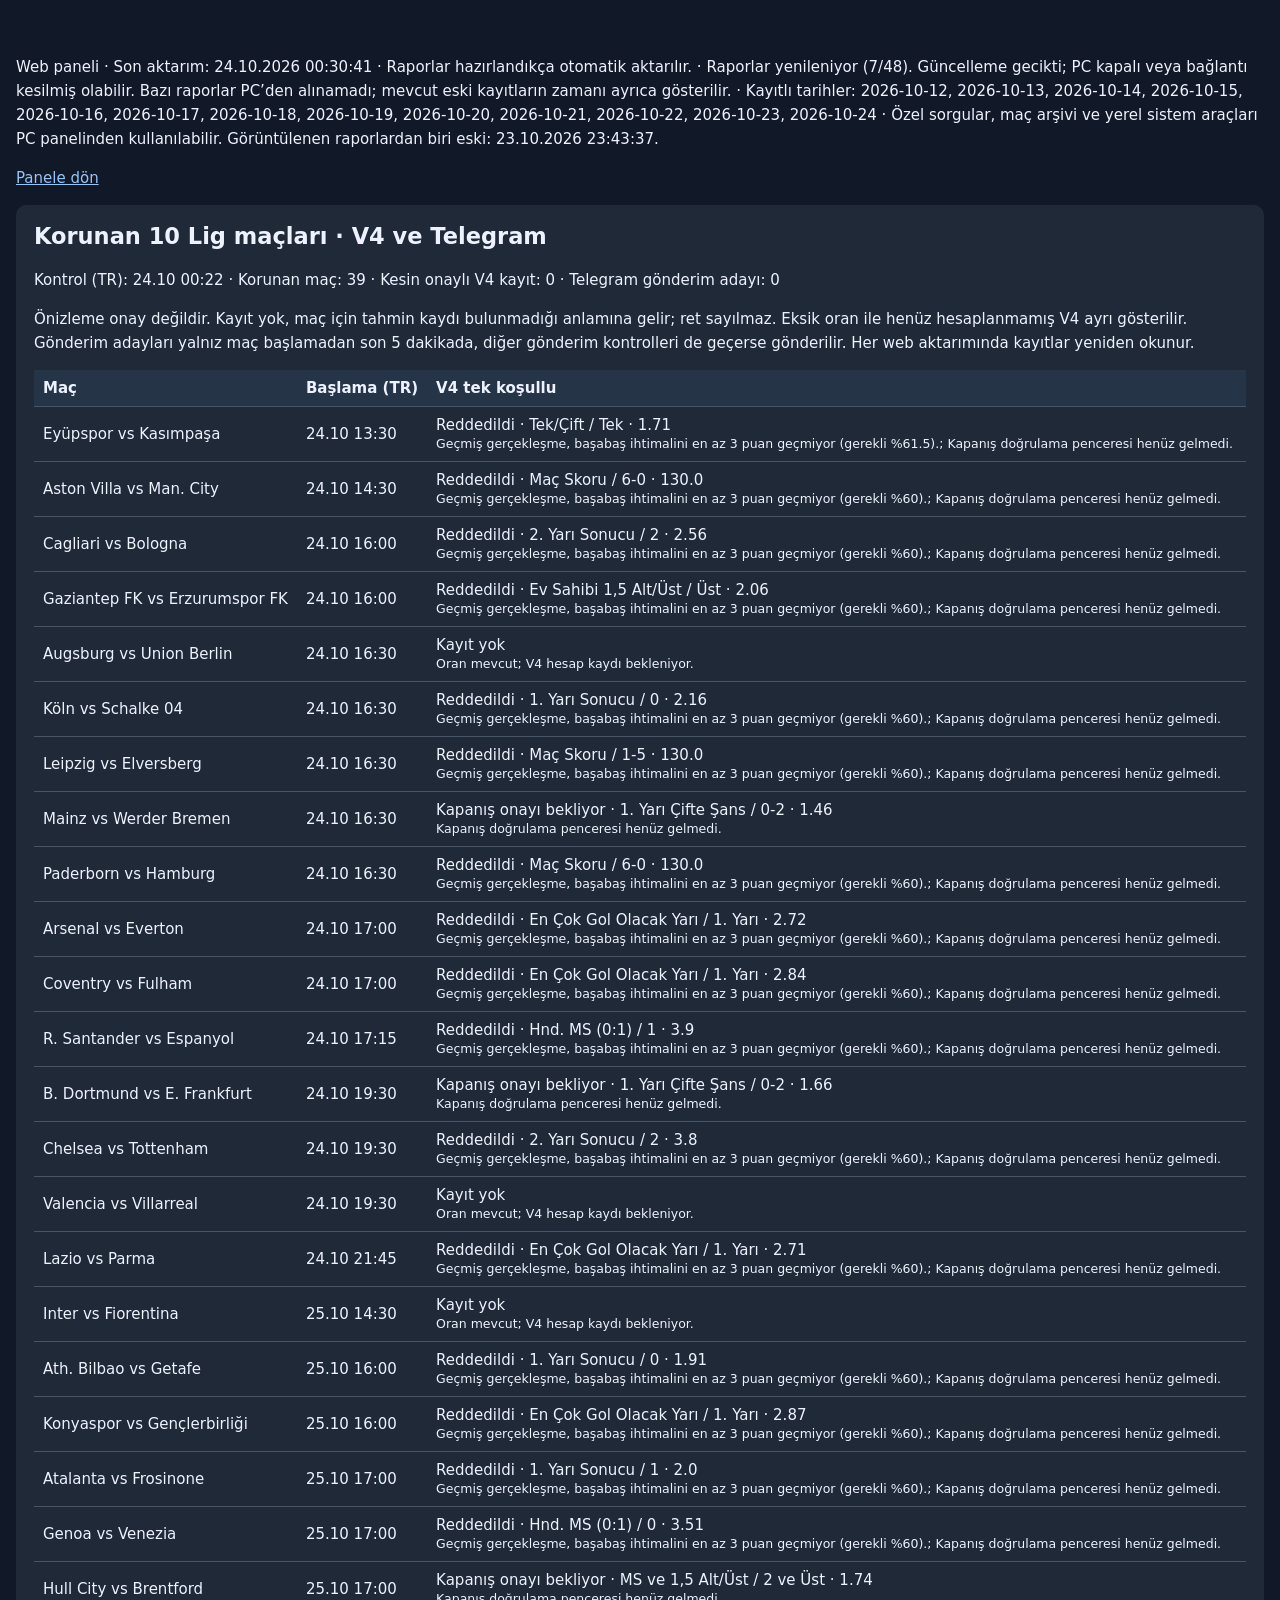
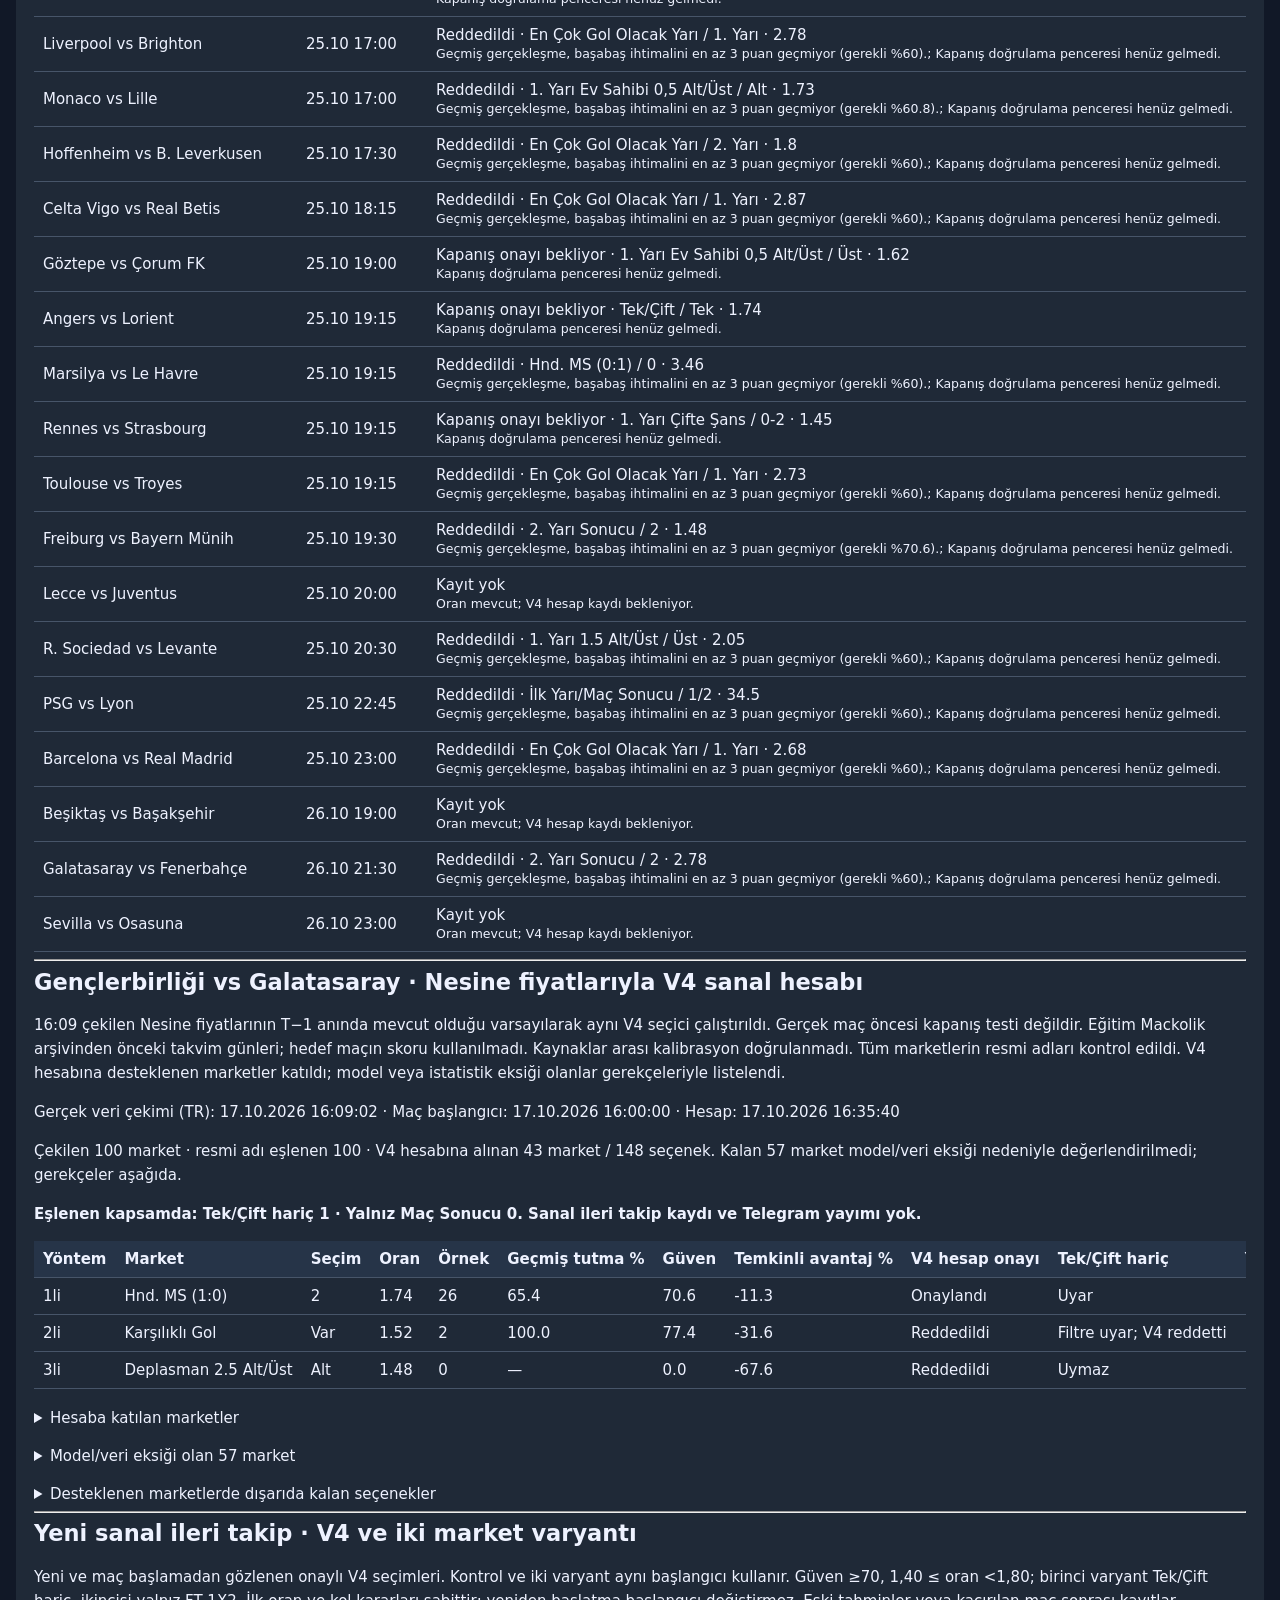
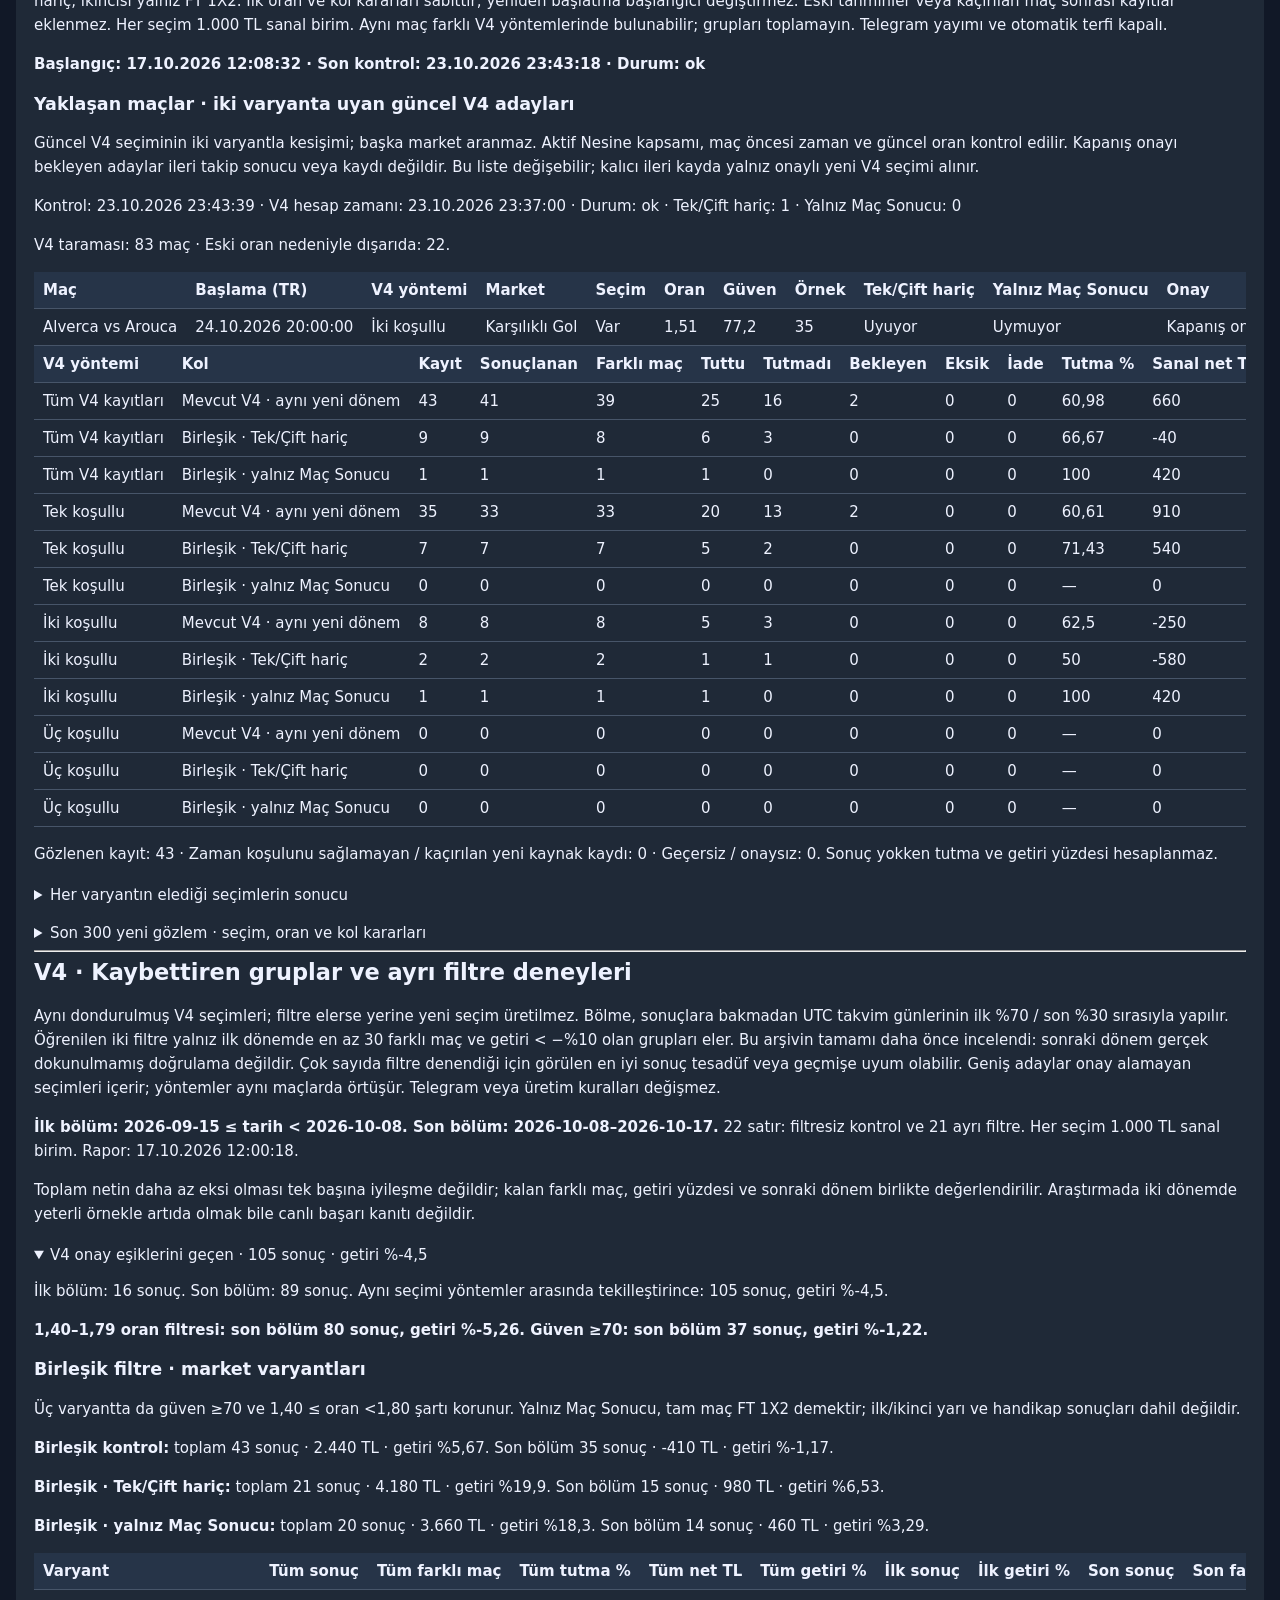
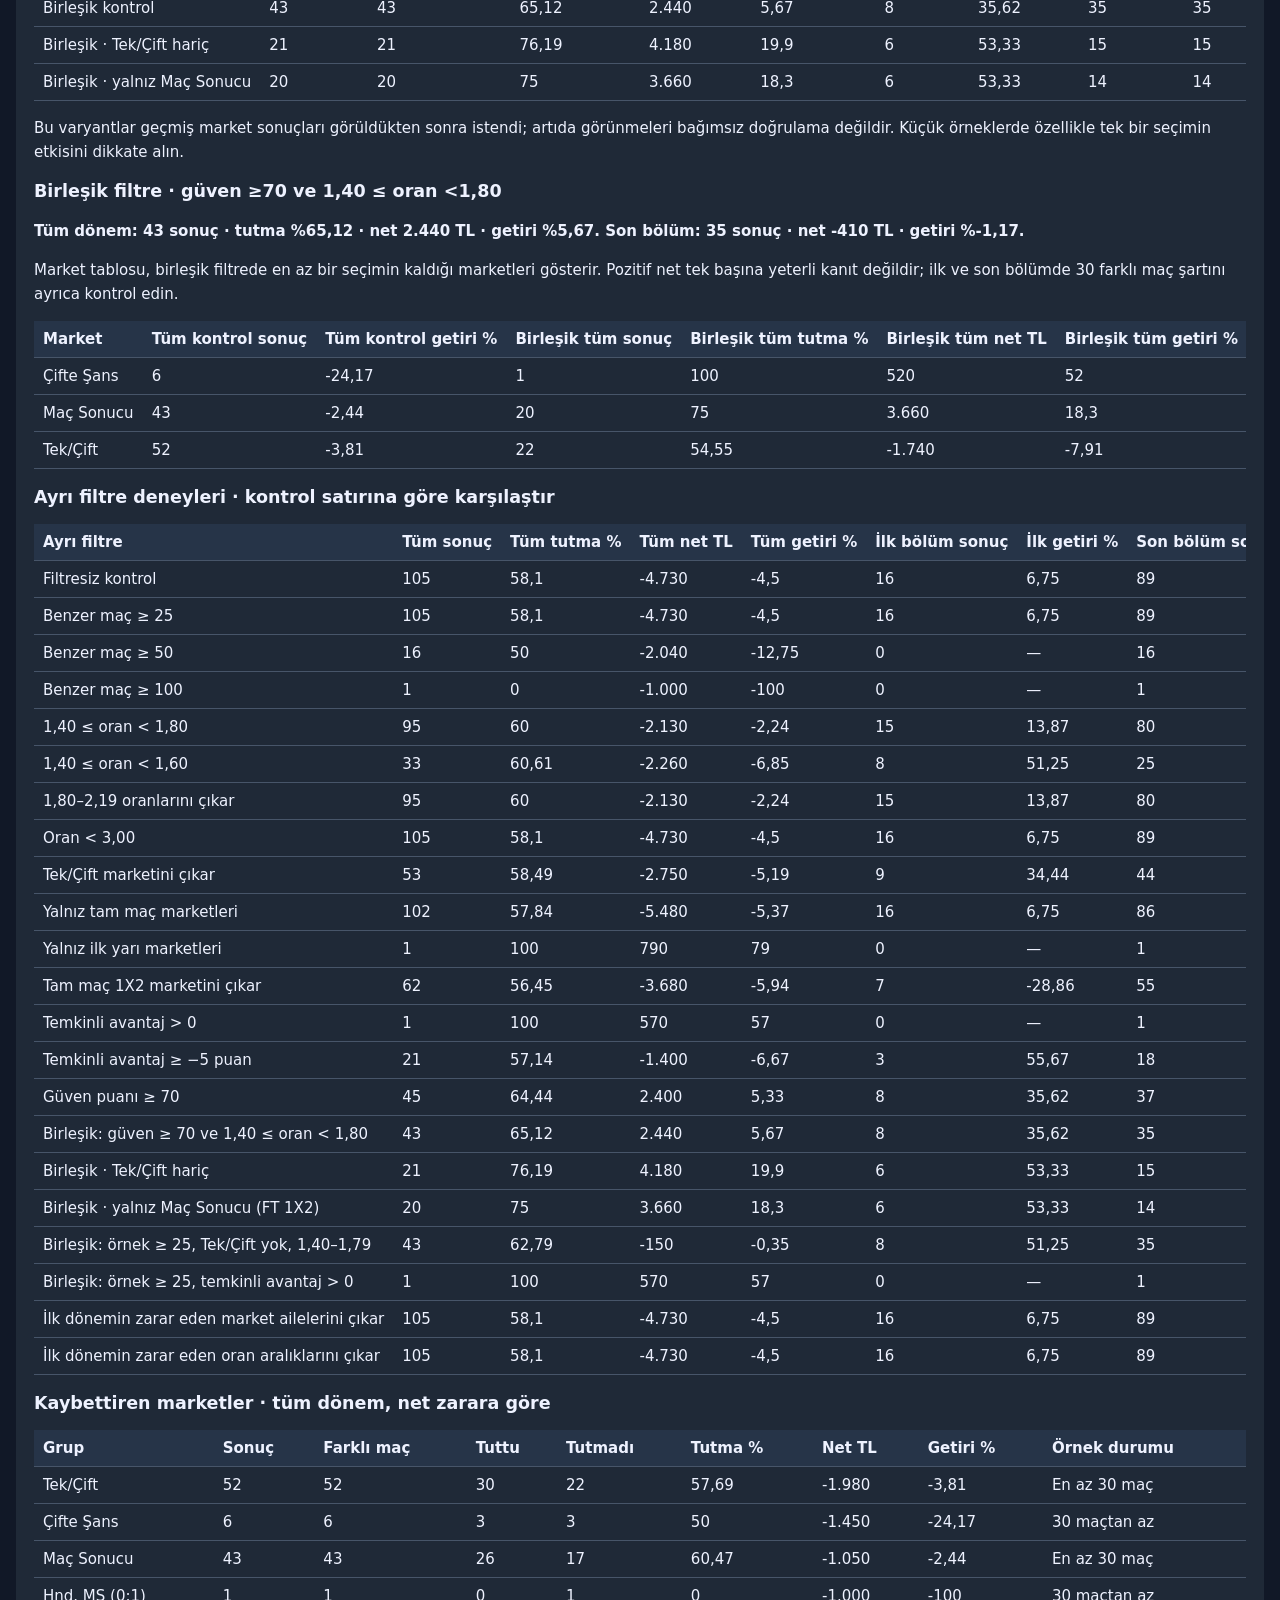
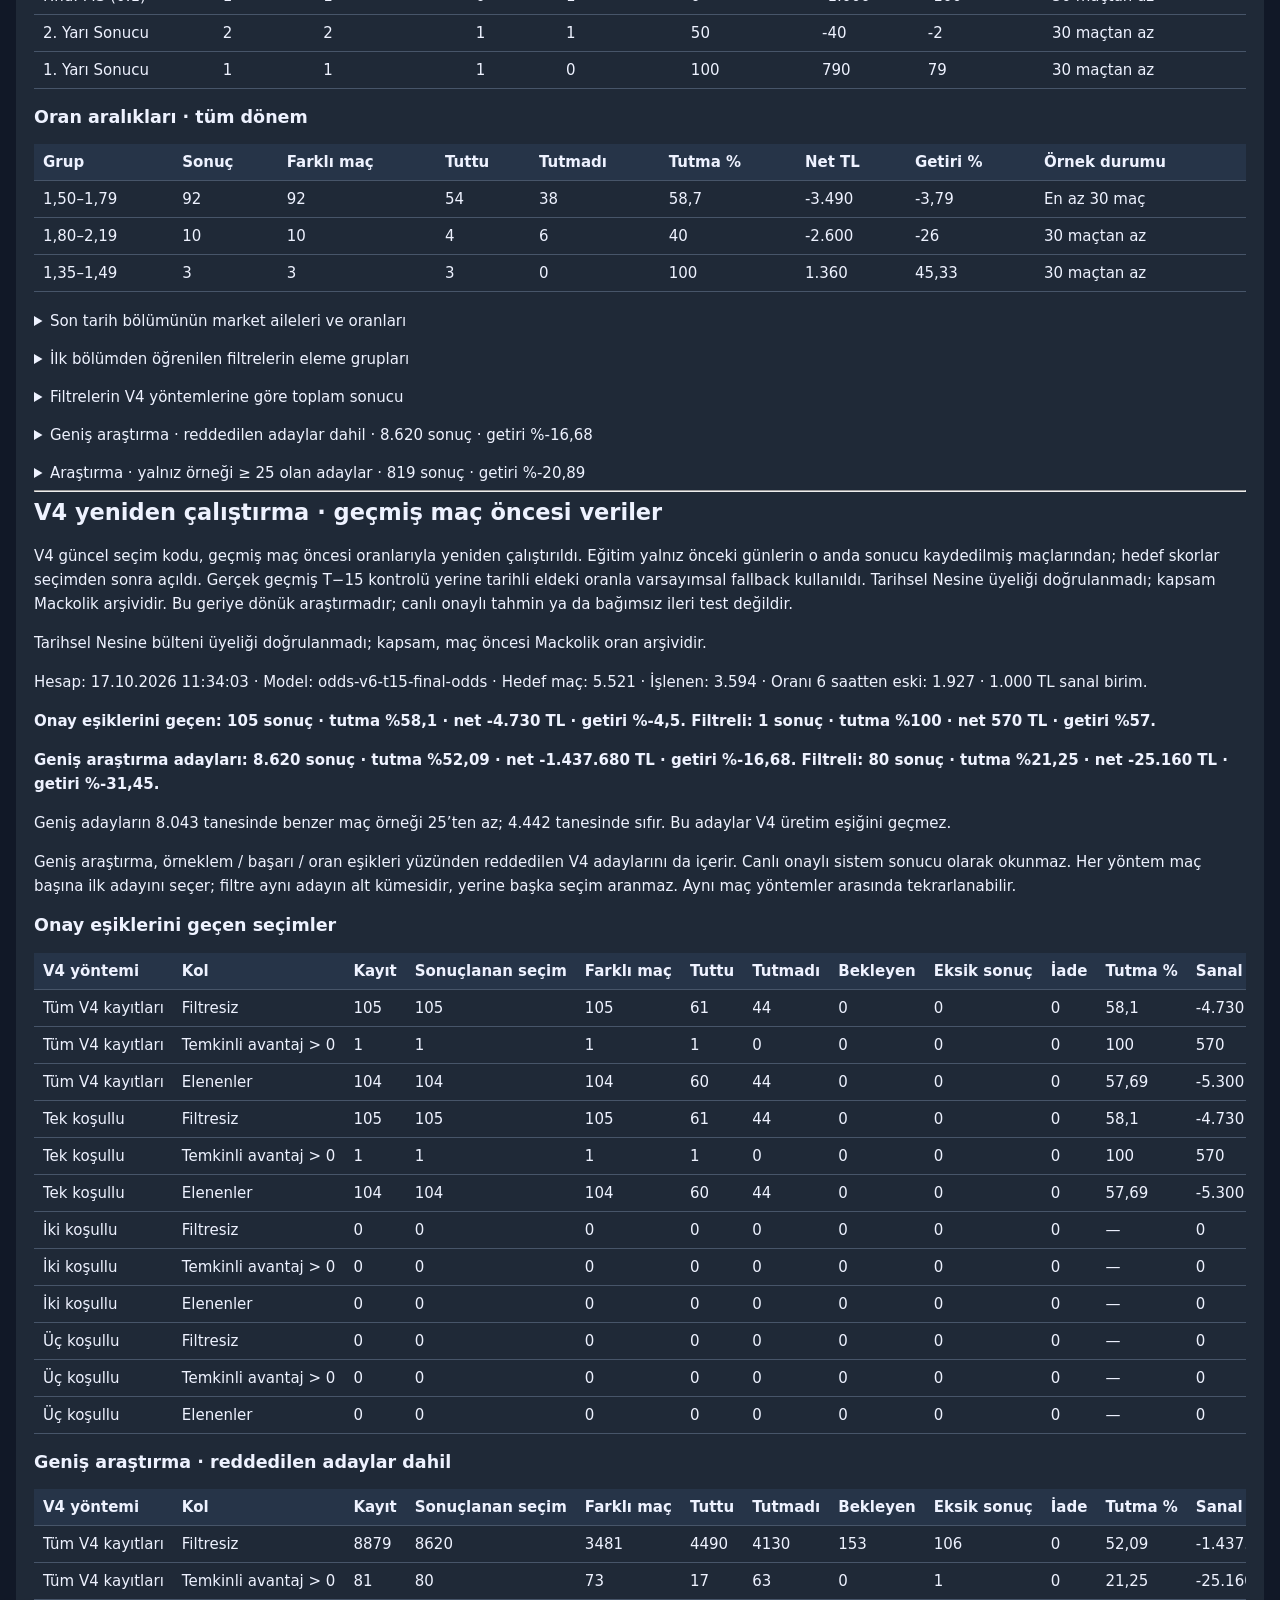
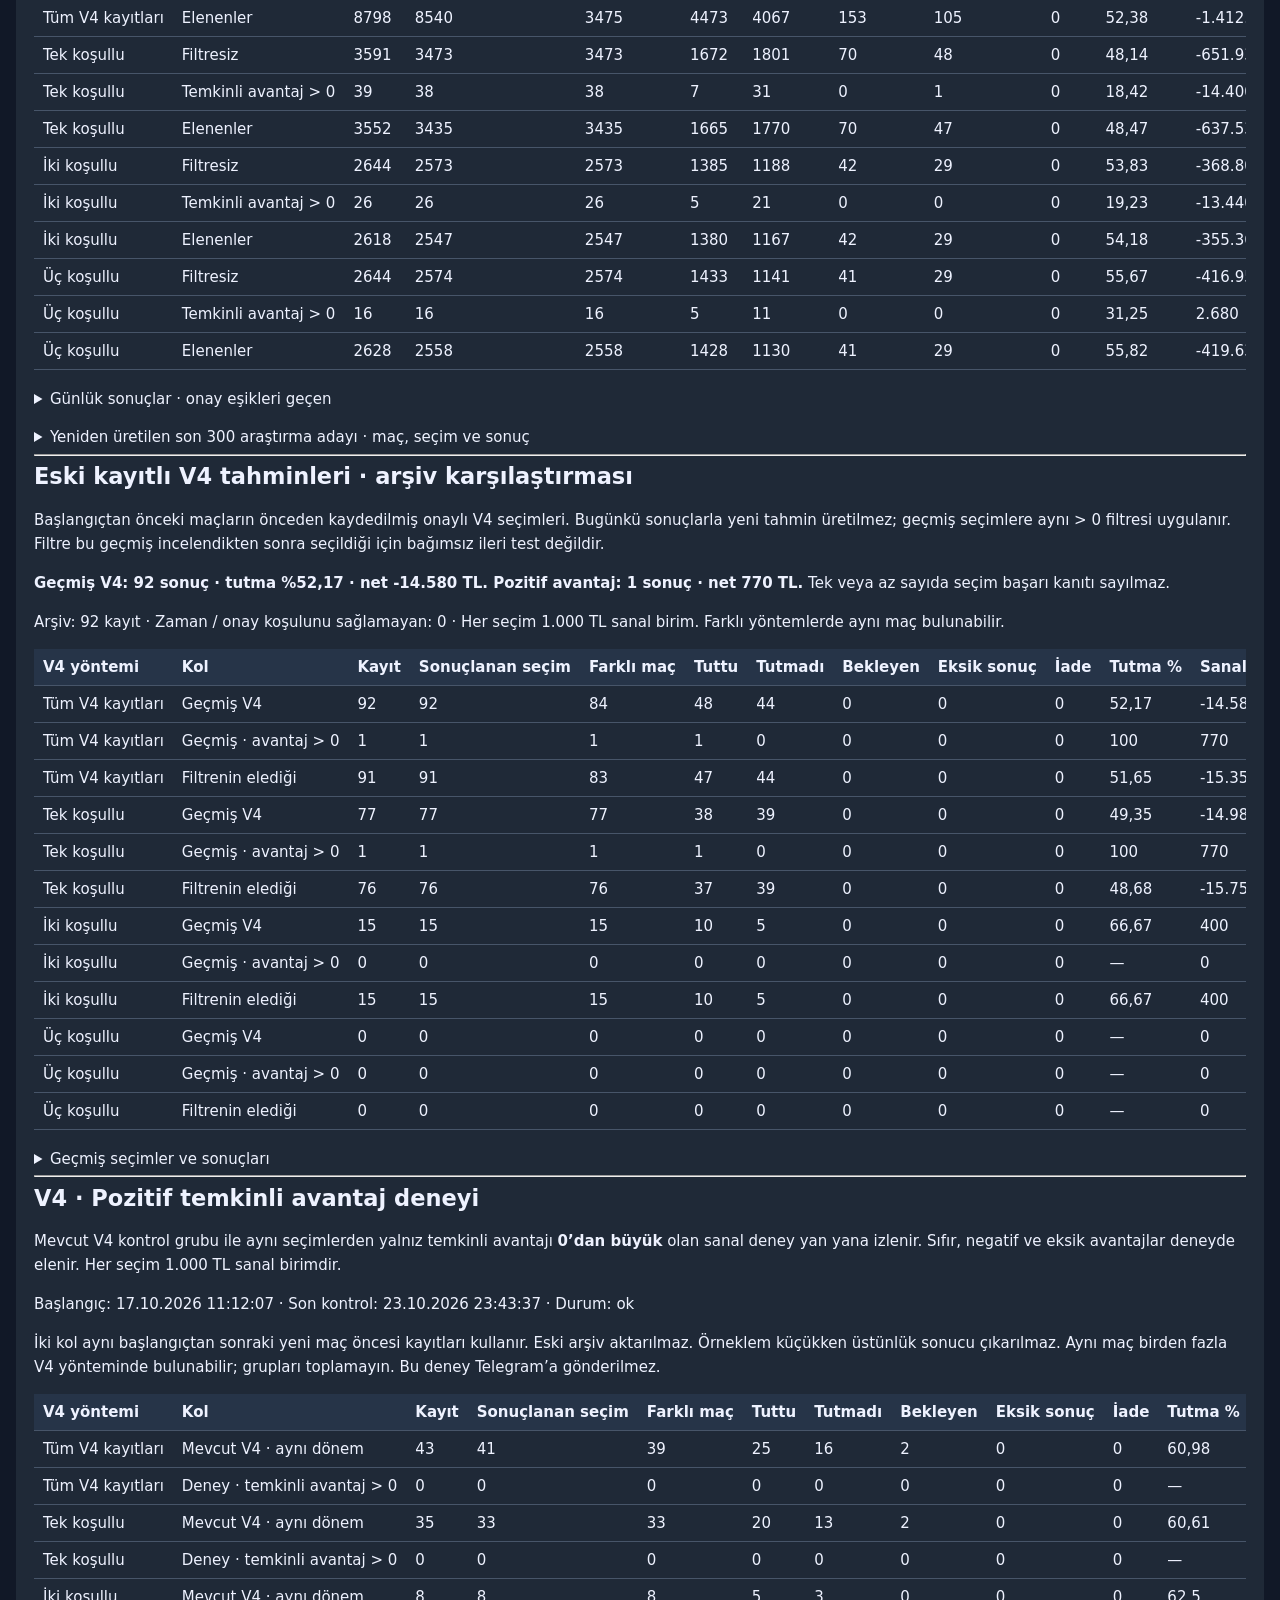
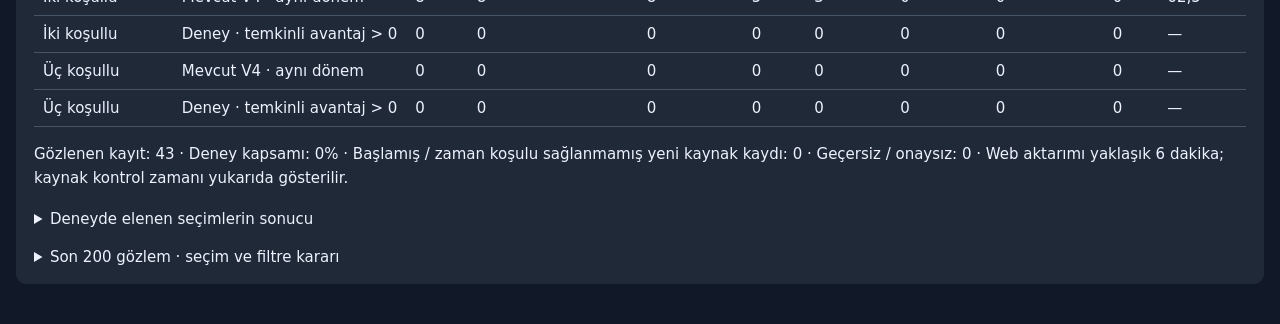
<file: v4-edge-experiment.html>
<!doctype html><html lang="tr"><head>
<script src="./web-snapshot.js"></script><meta charset="utf-8"><meta name="viewport" content="width=device-width,initial-scale=1"><title>V4 · Temkinli avantaj deneyi</title><style>body{font:15px system-ui;background:#111827;color:#eef2ff;margin:24px auto;max-width:1500px;padding:16px}a{color:#93c5fd}article{background:#1f2937;padding:18px;border-radius:10px}.scroll{overflow:auto}table{width:100%;border-collapse:collapse}td,th{padding:9px;text-align:left;border-bottom:1px solid #475569;white-space:nowrap}th{background:#263448}p{line-height:1.6}details{margin-top:20px}summary{cursor:pointer}h2{margin-top:0}</style></head><body><p id="web-publication-note" role="status">Son yayımlanan deney verileri yükleniyor…</p><p><a href="./index.html#ahmet">Panele dön</a></p><article id="v4-edge-experiment"><section id="ten-league-telegram"><h2>Korunan 10 Lig maçları · V4 ve Telegram</h2><p>Kontrol (TR): 24.10 00:22 · Korunan maç: 39 · Kesin onaylı V4 kayıt: 0 · Telegram gönderim adayı: 0</p><p>Önizleme onay değildir. Kayıt yok, maç için tahmin kaydı bulunmadığı anlamına gelir; ret sayılmaz. Eksik oran ile henüz hesaplanmamış V4 ayrı gösterilir. Gönderim adayları yalnız maç başlamadan son 5 dakikada, diğer gönderim kontrolleri de geçerse gönderilir. Her web aktarımında kayıtlar yeniden okunur.</p><div class="scroll"><table><thead><tr><th>Maç</th><th>Başlama (TR)</th><th>V4 tek koşullu</th><th>V4 iki koşullu</th><th>Son Mackolik oranı (TR)</th><th>Son oran kontrolü</th><th>Telegram planı</th></tr></thead><tbody><tr><td>Eyüpspor vs Kasımpaşa</td><td>24.10 13:30</td><td>Reddedildi · Tek/Çift / Tek · 1.71<br><small>Geçmiş gerçekleşme, başabaş ihtimalini en az 3 puan geçmiyor (gerekli %61.5).; Kapanış doğrulama penceresi henüz gelmedi.</small></td><td>Reddedildi · 2. Yarı Sonucu / 2 · 1.77<br><small>Örnek 25 maçtan az.; Kapanış doğrulama penceresi henüz gelmedi.</small></td><td>23.10 23:14</td><td>Henüz tamamlanmadı</td><td>Gönderilmeyecek: onay yok.</td></tr><tr><td>Aston Villa vs Man. City</td><td>24.10 14:30</td><td>Reddedildi · Maç Skoru / 6-0 · 130.0<br><small>Geçmiş gerçekleşme, başabaş ihtimalini en az 3 puan geçmiyor (gerekli %60).; Kapanış doğrulama penceresi henüz gelmedi.</small></td><td>Reddedildi · En Çok Gol Olacak Yarı / 2. Yarı · 1.87<br><small>Örnek 25 maçtan az.; Kapanış doğrulama penceresi henüz gelmedi.</small></td><td>23.10 23:15</td><td>Henüz tamamlanmadı</td><td>Gönderilmeyecek: onay yok.</td></tr><tr><td>Cagliari vs Bologna</td><td>24.10 16:00</td><td>Reddedildi · 2. Yarı Sonucu / 2 · 2.56<br><small>Geçmiş gerçekleşme, başabaş ihtimalini en az 3 puan geçmiyor (gerekli %60).; Kapanış doğrulama penceresi henüz gelmedi.</small></td><td>Reddedildi · 1. Yarı Deplasman 0,5 Alt/Üst / Üst · 1.95<br><small>Örnek 25 maçtan az.; Kapanış doğrulama penceresi henüz gelmedi.</small></td><td>23.10 23:16</td><td>Henüz tamamlanmadı</td><td>Gönderilmeyecek: onay yok.</td></tr><tr><td>Gaziantep FK vs Erzurumspor FK</td><td>24.10 16:00</td><td>Reddedildi · Ev Sahibi 1,5 Alt/Üst / Üst · 2.06<br><small>Geçmiş gerçekleşme, başabaş ihtimalini en az 3 puan geçmiyor (gerekli %60).; Kapanış doğrulama penceresi henüz gelmedi.</small></td><td>Reddedildi · 2.5 Alt/Üst / Alt · 1.54<br><small>Geçmiş gerçekleşme, başabaş ihtimalini en az 3 puan geçmiyor (gerekli %67.9).; Kapanış doğrulama penceresi henüz gelmedi.</small></td><td>23.10 23:25</td><td>Henüz tamamlanmadı</td><td>Gönderilmeyecek: onay yok.</td></tr><tr><td>Augsburg vs Union Berlin</td><td>24.10 16:30</td><td>Kayıt yok<br><small>Oran mevcut; V4 hesap kaydı bekleniyor.</small></td><td>Reddedildi · 1. Yarı Ev Sahibi 0,5 Alt/Üst / Üst · 1.44<br><small>Örnek 25 maçtan az.; Kapanış doğrulama penceresi henüz gelmedi.</small></td><td>23.10 23:45</td><td>Henüz tamamlanmadı</td><td>Gönderilmeyecek: onay yok.</td></tr><tr><td>Köln vs Schalke 04</td><td>24.10 16:30</td><td>Reddedildi · 1. Yarı Sonucu / 0 · 2.16<br><small>Geçmiş gerçekleşme, başabaş ihtimalini en az 3 puan geçmiyor (gerekli %60).; Kapanış doğrulama penceresi henüz gelmedi.</small></td><td>Kapanış onayı bekliyor · Ev Sahibi 1,5 Alt/Üst / Üst · 1.62<br><small>Kapanış doğrulama penceresi henüz gelmedi.</small></td><td>23.10 23:19</td><td>Henüz tamamlanmadı</td><td>Gönderilmeyecek: onay yok.</td></tr><tr><td>Leipzig vs Elversberg</td><td>24.10 16:30</td><td>Reddedildi · Maç Skoru / 1-5 · 130.0<br><small>Geçmiş gerçekleşme, başabaş ihtimalini en az 3 puan geçmiyor (gerekli %60).; Kapanış doğrulama penceresi henüz gelmedi.</small></td><td>Reddedildi · 1. Yarı Sonucu / 1 · 1.62<br><small>Örnek 25 maçtan az.; Kapanış doğrulama penceresi henüz gelmedi.</small></td><td>23.10 23:26</td><td>Henüz tamamlanmadı</td><td>Gönderilmeyecek: onay yok.</td></tr><tr><td>Mainz vs Werder Bremen</td><td>24.10 16:30</td><td>Kapanış onayı bekliyor · 1. Yarı Çifte Şans / 0-2 · 1.46<br><small>Kapanış doğrulama penceresi henüz gelmedi.</small></td><td>Reddedildi · Toplam Gol Aralığı / 2-3 · 1.92<br><small>Örnek 25 maçtan az.; Kapanış doğrulama penceresi henüz gelmedi.</small></td><td>23.10 23:17</td><td>Henüz tamamlanmadı</td><td>Gönderilmeyecek: onay yok.</td></tr><tr><td>Paderborn vs Hamburg</td><td>24.10 16:30</td><td>Reddedildi · Maç Skoru / 6-0 · 130.0<br><small>Geçmiş gerçekleşme, başabaş ihtimalini en az 3 puan geçmiyor (gerekli %60).; Kapanış doğrulama penceresi henüz gelmedi.</small></td><td>Reddedildi · 2.5 Alt/Üst / Üst · 1.4<br><small>Geçmiş gerçekleşme, başabaş ihtimalini en az 3 puan geçmiyor (gerekli %74.4).; Kapanış doğrulama penceresi henüz gelmedi.</small></td><td>23.10 23:20</td><td>Henüz tamamlanmadı</td><td>Gönderilmeyecek: onay yok.</td></tr><tr><td>Arsenal vs Everton</td><td>24.10 17:00</td><td>Reddedildi · En Çok Gol Olacak Yarı / 1. Yarı · 2.72<br><small>Geçmiş gerçekleşme, başabaş ihtimalini en az 3 puan geçmiyor (gerekli %60).; Kapanış doğrulama penceresi henüz gelmedi.</small></td><td>Reddedildi · 2. Yarı Sonucu / 1 · 1.61<br><small>Örnek 25 maçtan az.; Kapanış doğrulama penceresi henüz gelmedi.</small></td><td>23.10 23:21</td><td>Henüz tamamlanmadı</td><td>Gönderilmeyecek: onay yok.</td></tr><tr><td>Coventry vs Fulham</td><td>24.10 17:00</td><td>Reddedildi · En Çok Gol Olacak Yarı / 1. Yarı · 2.84<br><small>Geçmiş gerçekleşme, başabaş ihtimalini en az 3 puan geçmiyor (gerekli %60).; Kapanış doğrulama penceresi henüz gelmedi.</small></td><td>Reddedildi · 1. Yarı Çifte Şans / 1-2 · 1.41<br><small>Örnek 25 maçtan az.; Kapanış doğrulama penceresi henüz gelmedi.</small></td><td>23.10 23:22</td><td>Henüz tamamlanmadı</td><td>Gönderilmeyecek: onay yok.</td></tr><tr><td>R. Santander vs Espanyol</td><td>24.10 17:15</td><td>Reddedildi · Hnd. MS (0:1) / 1 · 3.9<br><small>Geçmiş gerçekleşme, başabaş ihtimalini en az 3 puan geçmiyor (gerekli %60).; Kapanış doğrulama penceresi henüz gelmedi.</small></td><td>Reddedildi · 1. Yarı 1.5 Alt/Üst / Üst · 2.13<br><small>Örnek 25 maçtan az.; Kapanış doğrulama penceresi henüz gelmedi.</small></td><td>23.10 23:22</td><td>Henüz tamamlanmadı</td><td>Gönderilmeyecek: onay yok.</td></tr><tr><td>B. Dortmund vs E. Frankfurt</td><td>24.10 19:30</td><td>Kapanış onayı bekliyor · 1. Yarı Çifte Şans / 0-2 · 1.66<br><small>Kapanış doğrulama penceresi henüz gelmedi.</small></td><td>Reddedildi · 2. Yarı Sonucu / 1 · 1.6<br><small>Örnek 25 maçtan az.; Kapanış doğrulama penceresi henüz gelmedi.</small></td><td>23.10 04:08</td><td>Henüz tamamlanmadı</td><td>Gönderilmeyecek: onay yok.</td></tr><tr><td>Chelsea vs Tottenham</td><td>24.10 19:30</td><td>Reddedildi · 2. Yarı Sonucu / 2 · 3.8<br><small>Geçmiş gerçekleşme, başabaş ihtimalini en az 3 puan geçmiyor (gerekli %60).; Kapanış doğrulama penceresi henüz gelmedi.</small></td><td>Reddedildi · Maç Sonucu / 1 · 1.49<br><small>Geçmiş gerçekleşme, başabaş ihtimalini en az 3 puan geçmiyor (gerekli %70.1).; Kapanış doğrulama penceresi henüz gelmedi.</small></td><td>23.10 23:22</td><td>Henüz tamamlanmadı</td><td>Gönderilmeyecek: onay yok.</td></tr><tr><td>Valencia vs Villarreal</td><td>24.10 19:30</td><td>Kayıt yok<br><small>Oran mevcut; V4 hesap kaydı bekleniyor.</small></td><td>Reddedildi · 2. Yarı Sonucu / 2 · 2.26<br><small>Geçmiş gerçekleşme, başabaş ihtimalini en az 3 puan geçmiyor (gerekli %60).; Kapanış doğrulama penceresi henüz gelmedi.</small></td><td>24.10 00:19</td><td>Henüz tamamlanmadı</td><td>Gönderilmeyecek: onay yok.</td></tr><tr><td>Lazio vs Parma</td><td>24.10 21:45</td><td>Reddedildi · En Çok Gol Olacak Yarı / 1. Yarı · 2.71<br><small>Geçmiş gerçekleşme, başabaş ihtimalini en az 3 puan geçmiyor (gerekli %60).; Kapanış doğrulama penceresi henüz gelmedi.</small></td><td>Reddedildi · Deplasman 0,5 Alt/Üst / Alt · 1.7<br><small>Örnek 25 maçtan az.; Kapanış doğrulama penceresi henüz gelmedi.</small></td><td>23.10 23:23</td><td>Henüz tamamlanmadı</td><td>Gönderilmeyecek: onay yok.</td></tr><tr><td>Inter vs Fiorentina</td><td>25.10 14:30</td><td>Kayıt yok<br><small>Oran mevcut; V4 hesap kaydı bekleniyor.</small></td><td>Reddedildi · Tek/Çift / Tek · 1.69<br><small>Örnek 25 maçtan az.; Kapanış doğrulama penceresi henüz gelmedi.</small></td><td>23.10 19:19</td><td>Henüz tamamlanmadı</td><td>Gönderilmeyecek: onay yok.</td></tr><tr><td>Ath. Bilbao vs Getafe</td><td>25.10 16:00</td><td>Reddedildi · 1. Yarı Sonucu / 0 · 1.91<br><small>Geçmiş gerçekleşme, başabaş ihtimalini en az 3 puan geçmiyor (gerekli %60).; Kapanış doğrulama penceresi henüz gelmedi.</small></td><td>Reddedildi · Maç Sonucu / 1 · 1.43<br><small>Örnek 25 maçtan az.; Kapanış doğrulama penceresi henüz gelmedi.</small></td><td>23.10 20:21</td><td>Henüz tamamlanmadı</td><td>Gönderilmeyecek: onay yok.</td></tr><tr><td>Konyaspor vs Gençlerbirliği</td><td>25.10 16:00</td><td>Reddedildi · En Çok Gol Olacak Yarı / 1. Yarı · 2.87<br><small>Geçmiş gerçekleşme, başabaş ihtimalini en az 3 puan geçmiyor (gerekli %60).; Kapanış doğrulama penceresi henüz gelmedi.</small></td><td>Reddedildi · Maç Sonucu / 1 · 1.68<br><small>Geçmiş gerçekleşme, başabaş ihtimalini en az 3 puan geçmiyor (gerekli %62.5).; Kapanış doğrulama penceresi henüz gelmedi.</small></td><td>23.10 20:30</td><td>Henüz tamamlanmadı</td><td>Gönderilmeyecek: onay yok.</td></tr><tr><td>Atalanta vs Frosinone</td><td>25.10 17:00</td><td>Reddedildi · 1. Yarı Sonucu / 1 · 2.0<br><small>Geçmiş gerçekleşme, başabaş ihtimalini en az 3 puan geçmiyor (gerekli %60).; Kapanış doğrulama penceresi henüz gelmedi.</small></td><td>Reddedildi · Toplam Gol Aralığı / 4-5 · 2.52<br><small>Örnek 25 maçtan az.; Kapanış doğrulama penceresi henüz gelmedi.</small></td><td>23.10 20:38</td><td>Henüz tamamlanmadı</td><td>Gönderilmeyecek: onay yok.</td></tr><tr><td>Genoa vs Venezia</td><td>25.10 17:00</td><td>Reddedildi · Hnd. MS (0:1) / 0 · 3.51<br><small>Geçmiş gerçekleşme, başabaş ihtimalini en az 3 puan geçmiyor (gerekli %60).; Kapanış doğrulama penceresi henüz gelmedi.</small></td><td>Reddedildi · Maç Sonucu / 1 · 1.88<br><small>Geçmiş gerçekleşme, başabaş ihtimalini en az 3 puan geçmiyor (gerekli %60).; Kapanış doğrulama penceresi henüz gelmedi.</small></td><td>23.10 20:41</td><td>Henüz tamamlanmadı</td><td>Gönderilmeyecek: onay yok.</td></tr><tr><td>Hull City vs Brentford</td><td>25.10 17:00</td><td>Kapanış onayı bekliyor · MS ve 1,5 Alt/Üst / 2 ve Üst · 1.74<br><small>Kapanış doğrulama penceresi henüz gelmedi.</small></td><td>Reddedildi · Maç Sonucu / 2 · 1.48<br><small>Örnek 25 maçtan az.; Kapanış doğrulama penceresi henüz gelmedi.</small></td><td>23.10 20:33</td><td>Henüz tamamlanmadı</td><td>Gönderilmeyecek: onay yok.</td></tr><tr><td>Liverpool vs Brighton</td><td>25.10 17:00</td><td>Reddedildi · En Çok Gol Olacak Yarı / 1. Yarı · 2.78<br><small>Geçmiş gerçekleşme, başabaş ihtimalini en az 3 puan geçmiyor (gerekli %60).; Kapanış doğrulama penceresi henüz gelmedi.</small></td><td>Reddedildi · 1. Yarı Ev Sahibi 0,5 Alt/Üst / Üst · 1.54<br><small>Geçmiş gerçekleşme, başabaş ihtimalini en az 3 puan geçmiyor (gerekli %67.9).; Kapanış doğrulama penceresi henüz gelmedi.</small></td><td>23.10 20:35</td><td>Henüz tamamlanmadı</td><td>Gönderilmeyecek: onay yok.</td></tr><tr><td>Monaco vs Lille</td><td>25.10 17:00</td><td>Reddedildi · 1. Yarı Ev Sahibi 0,5 Alt/Üst / Alt · 1.73<br><small>Geçmiş gerçekleşme, başabaş ihtimalini en az 3 puan geçmiyor (gerekli %60.8).; Kapanış doğrulama penceresi henüz gelmedi.</small></td><td>Reddedildi · 2.5 Alt/Üst / Üst · 1.61<br><small>Geçmiş gerçekleşme, başabaş ihtimalini en az 3 puan geçmiyor (gerekli %65.1).; Kapanış doğrulama penceresi henüz gelmedi.</small></td><td>23.10 20:44</td><td>Henüz tamamlanmadı</td><td>Gönderilmeyecek: onay yok.</td></tr><tr><td>Hoffenheim vs B. Leverkusen</td><td>25.10 17:30</td><td>Reddedildi · En Çok Gol Olacak Yarı / 2. Yarı · 1.8<br><small>Geçmiş gerçekleşme, başabaş ihtimalini en az 3 puan geçmiyor (gerekli %60).; Kapanış doğrulama penceresi henüz gelmedi.</small></td><td>Reddedildi · Maç Sonucu / 2 · 2.07<br><small>Örnek 25 maçtan az.; Kapanış doğrulama penceresi henüz gelmedi.</small></td><td>23.10 20:47</td><td>Henüz tamamlanmadı</td><td>Gönderilmeyecek: onay yok.</td></tr><tr><td>Celta Vigo vs Real Betis</td><td>25.10 18:15</td><td>Reddedildi · En Çok Gol Olacak Yarı / 1. Yarı · 2.87<br><small>Geçmiş gerçekleşme, başabaş ihtimalini en az 3 puan geçmiyor (gerekli %60).; Kapanış doğrulama penceresi henüz gelmedi.</small></td><td>Reddedildi · Tek/Çift / Çift · 1.62<br><small>Örnek 25 maçtan az.; Kapanış doğrulama penceresi henüz gelmedi.</small></td><td>23.10 20:49</td><td>Henüz tamamlanmadı</td><td>Gönderilmeyecek: onay yok.</td></tr><tr><td>Göztepe vs Çorum FK</td><td>25.10 19:00</td><td>Kapanış onayı bekliyor · 1. Yarı Ev Sahibi 0,5 Alt/Üst / Üst · 1.62<br><small>Kapanış doğrulama penceresi henüz gelmedi.</small></td><td>Reddedildi · 1. Yarı Sonucu / 1 · 2.46<br><small>Geçmiş gerçekleşme, başabaş ihtimalini en az 3 puan geçmiyor (gerekli %60).; Kapanış doğrulama penceresi henüz gelmedi.</small></td><td>23.10 20:51</td><td>Henüz tamamlanmadı</td><td>Gönderilmeyecek: onay yok.</td></tr><tr><td>Angers vs Lorient</td><td>25.10 19:15</td><td>Kapanış onayı bekliyor · Tek/Çift / Tek · 1.74<br><small>Kapanış doğrulama penceresi henüz gelmedi.</small></td><td>Kayıt yok<br><small>Oran mevcut; V4 hesap kaydı bekleniyor.</small></td><td>23.10 21:47</td><td>Henüz tamamlanmadı</td><td>Gönderilmeyecek: onay yok.</td></tr><tr><td>Marsilya vs Le Havre</td><td>25.10 19:15</td><td>Reddedildi · Hnd. MS (0:1) / 0 · 3.46<br><small>Geçmiş gerçekleşme, başabaş ihtimalini en az 3 puan geçmiyor (gerekli %60).; Kapanış doğrulama penceresi henüz gelmedi.</small></td><td>Kapanış onayı bekliyor · 2. Yarı Sonucu / 1 · 1.7<br><small>Kapanış doğrulama penceresi henüz gelmedi.</small></td><td>23.10 21:49</td><td>Henüz tamamlanmadı</td><td>Gönderilmeyecek: onay yok.</td></tr><tr><td>Rennes vs Strasbourg</td><td>25.10 19:15</td><td>Kapanış onayı bekliyor · 1. Yarı Çifte Şans / 0-2 · 1.45<br><small>Kapanış doğrulama penceresi henüz gelmedi.</small></td><td>Reddedildi · 2. Yarı Sonucu / 1 · 1.87<br><small>Örnek 25 maçtan az.; Kapanış doğrulama penceresi henüz gelmedi.</small></td><td>23.10 21:52</td><td>Henüz tamamlanmadı</td><td>Gönderilmeyecek: onay yok.</td></tr><tr><td>Toulouse vs Troyes</td><td>25.10 19:15</td><td>Reddedildi · En Çok Gol Olacak Yarı / 1. Yarı · 2.73<br><small>Geçmiş gerçekleşme, başabaş ihtimalini en az 3 puan geçmiyor (gerekli %60).; Kapanış doğrulama penceresi henüz gelmedi.</small></td><td>Reddedildi · Maç Sonucu / 1 · 1.43<br><small>Geçmiş gerçekleşme, başabaş ihtimalini en az 3 puan geçmiyor (gerekli %72.9).; Kapanış doğrulama penceresi henüz gelmedi.</small></td><td>23.10 21:57</td><td>Henüz tamamlanmadı</td><td>Gönderilmeyecek: onay yok.</td></tr><tr><td>Freiburg vs Bayern Münih</td><td>25.10 19:30</td><td>Reddedildi · 2. Yarı Sonucu / 2 · 1.48<br><small>Geçmiş gerçekleşme, başabaş ihtimalini en az 3 puan geçmiyor (gerekli %70.6).; Kapanış doğrulama penceresi henüz gelmedi.</small></td><td>Reddedildi · MS ve 2,5 Alt/Üst / 2 ve Üst · 1.42<br><small>Örnek 25 maçtan az.; Geçmiş gerçekleşme, başabaş ihtimalini en az 3 puan geçmiyor (gerekli %73.4).; Kapanış doğrulama penceresi henüz gelmedi.</small></td><td>23.10 22:01</td><td>Henüz tamamlanmadı</td><td>Gönderilmeyecek: onay yok.</td></tr><tr><td>Lecce vs Juventus</td><td>25.10 20:00</td><td>Kayıt yok<br><small>Oran mevcut; V4 hesap kaydı bekleniyor.</small></td><td>Reddedildi · Ev Sahibi 0,5 Alt/Üst / Alt · 1.79<br><small>Örnek 25 maçtan az.; Kapanış doğrulama penceresi henüz gelmedi.</small></td><td>23.10 22:05</td><td>Henüz tamamlanmadı</td><td>Gönderilmeyecek: onay yok.</td></tr><tr><td>R. Sociedad vs Levante</td><td>25.10 20:30</td><td>Reddedildi · 1. Yarı 1.5 Alt/Üst / Üst · 2.05<br><small>Geçmiş gerçekleşme, başabaş ihtimalini en az 3 puan geçmiyor (gerekli %60).; Kapanış doğrulama penceresi henüz gelmedi.</small></td><td>Reddedildi · 1. Yarı Sonucu / 1 · 1.92<br><small>Geçmiş gerçekleşme, başabaş ihtimalini en az 3 puan geçmiyor (gerekli %60).; Kapanış doğrulama penceresi henüz gelmedi.</small></td><td>23.10 22:58</td><td>Henüz tamamlanmadı</td><td>Gönderilmeyecek: onay yok.</td></tr><tr><td>PSG vs Lyon</td><td>25.10 22:45</td><td>Reddedildi · İlk Yarı/Maç Sonucu / 1/2 · 34.5<br><small>Geçmiş gerçekleşme, başabaş ihtimalini en az 3 puan geçmiyor (gerekli %60).; Kapanış doğrulama penceresi henüz gelmedi.</small></td><td>Reddedildi · En Çok Gol Olacak Yarı / 2. Yarı · 1.83<br><small>Örnek 25 maçtan az.; Kapanış doğrulama penceresi henüz gelmedi.</small></td><td>23.10 23:00</td><td>Henüz tamamlanmadı</td><td>Gönderilmeyecek: onay yok.</td></tr><tr><td>Barcelona vs Real Madrid</td><td>25.10 23:00</td><td>Reddedildi · En Çok Gol Olacak Yarı / 1. Yarı · 2.68<br><small>Geçmiş gerçekleşme, başabaş ihtimalini en az 3 puan geçmiyor (gerekli %60).; Kapanış doğrulama penceresi henüz gelmedi.</small></td><td>Reddedildi · Maç Sonucu / 1 · 1.43<br><small>Örnek 25 maçtan az.; Geçmiş gerçekleşme, başabaş ihtimalini en az 3 puan geçmiyor (gerekli %72.9).; Kapanış doğrulama penceresi henüz gelmedi.</small></td><td>22.10 22:17</td><td>Henüz tamamlanmadı</td><td>Gönderilmeyecek: onay yok.</td></tr><tr><td>Beşiktaş vs Başakşehir</td><td>26.10 19:00</td><td>Kayıt yok<br><small>Oran mevcut; V4 hesap kaydı bekleniyor.</small></td><td>Reddedildi · Tek/Çift / Tek · 1.69<br><small>Örnek 25 maçtan az.; Kapanış doğrulama penceresi henüz gelmedi.</small></td><td>22.10 22:20</td><td>Henüz tamamlanmadı</td><td>Gönderilmeyecek: onay yok.</td></tr><tr><td>Galatasaray vs Fenerbahçe</td><td>26.10 21:30</td><td>Reddedildi · 2. Yarı Sonucu / 2 · 2.78<br><small>Geçmiş gerçekleşme, başabaş ihtimalini en az 3 puan geçmiyor (gerekli %60).; Kapanış doğrulama penceresi henüz gelmedi.</small></td><td>Reddedildi · Maç Sonucu / 1 · 1.95<br><small>Örnek 25 maçtan az.; Kapanış doğrulama penceresi henüz gelmedi.</small></td><td>22.10 22:20</td><td>Henüz tamamlanmadı</td><td>Gönderilmeyecek: onay yok.</td></tr><tr><td>Sevilla vs Osasuna</td><td>26.10 23:00</td><td>Kayıt yok<br><small>Oran mevcut; V4 hesap kaydı bekleniyor.</small></td><td>Reddedildi · Maç Sonucu / 1 · 1.72<br><small>Geçmiş gerçekleşme, başabaş ihtimalini en az 3 puan geçmiyor (gerekli %61.1).; Kapanış doğrulama penceresi henüz gelmedi.</small></td><td>22.10 22:21</td><td>Henüz tamamlanmadı</td><td>Gönderilmeyecek: onay yok.</td></tr></tbody></table></div><hr></section><section id="v4-nesine-scenario"><h2>Gençlerbirliği vs Galatasaray · Nesine fiyatlarıyla V4 sanal hesabı</h2><p>16:09 çekilen Nesine fiyatlarının T−1 anında mevcut olduğu varsayılarak aynı V4 seçici çalıştırıldı. Gerçek maç öncesi kapanış testi değildir. Eğitim Mackolik arşivinden önceki takvim günleri; hedef maçın skoru kullanılmadı. Kaynaklar arası kalibrasyon doğrulanmadı. Tüm marketlerin resmi adları kontrol edildi. V4 hesabına desteklenen marketler katıldı; model veya istatistik eksiği olanlar gerekçeleriyle listelendi.</p><p>Gerçek veri çekimi (TR): 17.10.2026 16:09:02 · Maç başlangıcı: 17.10.2026 16:00:00 · Hesap: 17.10.2026 16:35:40</p><p>Çekilen 100 market · resmi adı eşlenen 100 · V4 hesabına alınan 43 market / 148 seçenek. Kalan 57 market model/veri eksiği nedeniyle değerlendirilmedi; gerekçeler aşağıda.</p><p><strong>Eşlenen kapsamda: Tek/Çift hariç 1 · Yalnız Maç Sonucu 0. Sanal ileri takip kaydı ve Telegram yayımı yok.</strong></p><div class="scroll"><table><thead><tr><th>Yöntem</th><th>Market</th><th>Seçim</th><th>Oran</th><th>Örnek</th><th>Geçmiş tutma %</th><th>Güven</th><th>Temkinli avantaj %</th><th>V4 hesap onayı</th><th>Tek/Çift hariç</th><th>Yalnız MS</th><th>Ret nedenleri</th></tr></thead><tbody><tr><td>1li</td><td>Hnd. MS (1:0)</td><td>2</td><td>1.74</td><td>26</td><td>65.4</td><td>70.6</td><td>-11.3</td><td>Onaylandı</td><td>Uyar</td><td>Uymaz</td><td></td></tr><tr><td>2li</td><td>Karşılıklı Gol</td><td>Var</td><td>1.52</td><td>2</td><td>100.0</td><td>77.4</td><td>-31.6</td><td>Reddedildi</td><td>Filtre uyar; V4 reddetti</td><td>Uymaz</td><td>Örnek 25 maçtan az.</td></tr><tr><td>3li</td><td>Deplasman 2.5 Alt/Üst</td><td>Alt</td><td>1.48</td><td>0</td><td>—</td><td>0.0</td><td>-67.6</td><td>Reddedildi</td><td>Uymaz</td><td>Uymaz</td><td>Örnek 25 maçtan az.; Geçmiş gerçekleşme, başabaş ihtimalini en az 3 puan geçmiyor (gerekli %70.6).</td></tr></tbody></table></div><details><summary>Hesaba katılan marketler</summary><ul><li>Maç Sonucu (kod 1)</li><li>Hnd. MS (1:0) (kod 268)</li><li>Hnd. MS (0:1) (kod 268)</li><li>1. Yarı Karşılıklı Gol (kod 452)</li><li>Deplasman Gol Yemeden Kazanır (kod 590)</li><li>Maç Sonucu ve 1,5 Alt/Üst (kod 342)</li><li>1. Yarı Tek/Çift (kod 450)</li><li>1. Yarı 1.5 Alt/Üst (kod 14)</li><li>Hnd. MS (2:0) (kod 268)</li><li>Ev Sahibi Her İki Yarıyı da Kazanır (kod 591)</li><li>Ev Sahibi 2.5 Alt/Üst (kod 326)</li><li>1. Yarı Deplasman 0.5 Alt/Üst (kod 457)</li><li>3.5 Alt/Üst (kod 13)</li><li>En Çok Gol Olacak Yarı (kod 48)</li><li>Maç Sonucu ve 4.5 Alt/Üst (kod 272)</li><li>1. Yarı Sonucu (kod 7)</li><li>Deplasman 1.5 Alt/Üst (kod 29)</li><li>Deplasman 3.5 Alt/Üst (kod 329)</li><li>Ev Sahibi Gol Yemeden Kazanır (kod 589)</li><li>2. Yarı Sonucu (kod 9)</li><li>Maç Skoru (kod 777)</li><li>Ev Sahibi 0.5 Alt/Üst (kod 212)</li><li>Karşılıklı Gol (kod 38)</li><li>1.Y Sonucu ve 1.Y 1.5 Alt/Üst (kod 459)</li><li>1. Yarı Ev Sahibi 0.5 Alt/Üst (kod 455)</li><li>Maç Sonucu ve 2,5 Alt/Üst (kod 343)</li><li>1.5 Alt/Üst (kod 11)</li><li>Çifte Şans (kod 3)</li><li>İlk Yarı/Maç Sonucu (kod 5)</li><li>4.5 Alt/Üst (kod 155)</li><li>1. Yarı Skoru (kod 779)</li><li>1. Yarı 2.5 Alt/Üst (kod 15)</li><li>Maç Sonucu ve 3.5 Alt/Üst (kod 272)</li><li>5.5 Alt/Üst (kod 155)</li><li>1. Yarı Çifte Şans (kod 8)</li><li>Deplasman Her İki Yarıyı da Kazanır (kod 592)</li><li>2.5 Alt/Üst (kod 12)</li><li>Toplam Gol Aralığı (kod 43)</li><li>2. Yarı Karşılıklı Gol (kod 599)</li><li>Tek/Çift (kod 49)</li><li>Ev Sahibi 1.5 Alt/Üst (kod 20)</li><li>Deplasman 2.5 Alt/Üst (kod 328)</li><li>1. Yarı 0.5 Alt/Üst (kod 209)</li></ul></details><details><summary>Model/veri eksiği olan 57 market</summary><div class="scroll"><table><thead><tr><th>Kod</th><th>Resmi market adı</th><th>Neden hesaplanmadı?</th><th>Seçenek</th></tr></thead><tbody><tr><td>414</td><td>Maç Sonucu ve Karşılıklı Gol</td><td>Market adı eşlendi; mevcut V4 bu bileşik market için geçmiş oran modeli içermiyor.</td><td>6</td></tr><tr><td>587</td><td>Deplasman Hangi Yarıda Daha Çok Gol Atar?</td><td>Market adı eşlendi; mevcut V4 bu bileşik market için geçmiş oran modeli içermiyor.</td><td>3</td></tr><tr><td>584</td><td>Ev Sahibi Herhangi Bir Yarıyı Kazanır</td><td>Market adı eşlendi; mevcut V4 bu bileşik market için geçmiş oran modeli içermiyor.</td><td>2</td></tr><tr><td>528</td><td>Her İki Yarıda da 0.0 Alt</td><td>Market adı eşlendi; mevcut V4 bu bileşik market için geçmiş oran modeli içermiyor.</td><td>2</td></tr><tr><td>291</td><td>İlk Golü Hangi Takım Atar?</td><td>Oyuncu/olay istatistikleri veya özel seçenek modeli arşivde yok.</td><td>3</td></tr><tr><td>588</td><td>Hangi Takım Kaç Farkla Kazanır?</td><td>Oyuncu/olay istatistikleri veya özel seçenek modeli arşivde yok.</td><td>7</td></tr><tr><td>296</td><td>Deplasman İki Yarıda da Gol</td><td>Market adı eşlendi; mevcut V4 bu bileşik market için geçmiş oran modeli içermiyor.</td><td>2</td></tr><tr><td>586</td><td>Ev Sahibi Hangi Yarıda Daha Çok Gol Atar?</td><td>Market adı eşlendi; mevcut V4 bu bileşik market için geçmiş oran modeli içermiyor.</td><td>3</td></tr><tr><td>446</td><td>2,5 Alt/Üst ve Karşılıklı Gol</td><td>Market adı eşlendi; mevcut V4 bu bileşik market için geçmiş oran modeli içermiyor.</td><td>4</td></tr><tr><td>571</td><td>İlk Yarı / Maç Skoru</td><td>Market adı eşlendi; mevcut V4 bu bileşik market için geçmiş oran modeli içermiyor.</td><td>46</td></tr><tr><td>295</td><td>Ev Sahibi İki Yarıda da Gol</td><td>Market adı eşlendi; mevcut V4 bu bileşik market için geçmiş oran modeli içermiyor.</td><td>2</td></tr><tr><td>416</td><td>1. Yarı Sonucu ve 1. Yarı Karşılıklı Gol</td><td>Market adı eşlendi; mevcut V4 bu bileşik market için geçmiş oran modeli içermiyor.</td><td>6</td></tr><tr><td>801</td><td>1. Yarı / 2. Yarı Karşılıklı Gol</td><td>Market adı eşlendi; mevcut V4 bu bileşik market için geçmiş oran modeli içermiyor.</td><td>4</td></tr><tr><td>585</td><td>Deplasman Herhangi Bir Yarıyı Kazanır</td><td>Market adı eşlendi; mevcut V4 bu bileşik market için geçmiş oran modeli içermiyor.</td><td>2</td></tr><tr><td>529</td><td>Her İki Yarı da 0.0 Üst</td><td>Market adı eşlendi; mevcut V4 bu bileşik market için geçmiş oran modeli içermiyor.</td><td>2</td></tr><tr><td>299</td><td>Korner Tek/Çift</td><td>Korner geçmişi ve seçenek bazlı kalibrasyon yok.</td><td>2</td></tr><tr><td>798</td><td>Korner Handikap (3.5)</td><td>Korner geçmişi ve seçenek bazlı kalibrasyon yok.</td><td>2</td></tr><tr><td>216</td><td>9.5 Korner Alt/Üst</td><td>Korner geçmişi ve seçenek bazlı kalibrasyon yok.</td><td>2</td></tr><tr><td>218</td><td>1. Yarı 4.5 Korner Alt/Üst</td><td>Korner geçmişi ve seçenek bazlı kalibrasyon yok.</td><td>2</td></tr><tr><td>798</td><td>Korner Handikap (2.5)</td><td>Korner geçmişi ve seçenek bazlı kalibrasyon yok.</td><td>2</td></tr><tr><td>798</td><td>Korner Handikap (1.5)</td><td>Korner geçmişi ve seçenek bazlı kalibrasyon yok.</td><td>2</td></tr><tr><td>218</td><td>1. Yarı 3.5 Korner Alt/Üst</td><td>Korner geçmişi ve seçenek bazlı kalibrasyon yok.</td><td>2</td></tr><tr><td>216</td><td>7.5 Korner Alt/Üst</td><td>Korner geçmişi ve seçenek bazlı kalibrasyon yok.</td><td>2</td></tr><tr><td>702</td><td>Oyuncu İlk Golü Atar</td><td>Oyuncu/olay istatistikleri veya özel seçenek modeli arşivde yok.</td><td>51</td></tr><tr><td>224</td><td>İlk Korner</td><td>Korner geçmişi ve seçenek bazlı kalibrasyon yok.</td><td>3</td></tr><tr><td>701</td><td>Oyuncu Gol Atar</td><td>Oyuncu/olay istatistikleri veya özel seçenek modeli arşivde yok.</td><td>51</td></tr><tr><td>340</td><td>1. Yarı Korner Aralığı</td><td>Korner geçmişi ve seçenek bazlı kalibrasyon yok.</td><td>3</td></tr><tr><td>799</td><td>1. Yarı Korner Handikap  (1.5)</td><td>Korner geçmişi ve seçenek bazlı kalibrasyon yok.</td><td>2</td></tr><tr><td>602</td><td>Deplasman 5.5 Korner Alt/Üst</td><td>Korner geçmişi ve seçenek bazlı kalibrasyon yok.</td><td>2</td></tr><tr><td>216</td><td>8.5 Korner Alt/Üst</td><td>Korner geçmişi ve seçenek bazlı kalibrasyon yok.</td><td>2</td></tr><tr><td>338</td><td>Toplam Korner Aralığı</td><td>Korner geçmişi ve seçenek bazlı kalibrasyon yok.</td><td>3</td></tr><tr><td>601</td><td>Ev Sahibi 3.5 Korner Alt/Üst</td><td>Korner geçmişi ve seçenek bazlı kalibrasyon yok.</td><td>2</td></tr><tr><td>218</td><td>1. Yarı 5.5 Korner Alt/Üst</td><td>Korner geçmişi ve seçenek bazlı kalibrasyon yok.</td><td>2</td></tr><tr><td>216</td><td>10.5 Korner Alt/Üst</td><td>Korner geçmişi ve seçenek bazlı kalibrasyon yok.</td><td>2</td></tr><tr><td>216</td><td>11.5 Korner Alt/Üst</td><td>Korner geçmişi ve seçenek bazlı kalibrasyon yok.</td><td>2</td></tr><tr><td>222</td><td>1. Yarı En Çok Korner</td><td>Korner geçmişi ve seçenek bazlı kalibrasyon yok.</td><td>3</td></tr><tr><td>220</td><td>En Çok Korner</td><td>Korner geçmişi ve seçenek bazlı kalibrasyon yok.</td><td>3</td></tr><tr><td>805</td><td>Takım Şut</td><td>Oyuncu/olay istatistikleri veya özel seçenek modeli arşivde yok.</td><td>20</td></tr><tr><td>806</td><td>Takım İsabetli Şut</td><td>Oyuncu/olay istatistikleri veya özel seçenek modeli arşivde yok.</td><td>19</td></tr><tr><td>807</td><td>Takım Faul</td><td>Oyuncu/olay istatistikleri veya özel seçenek modeli arşivde yok.</td><td>19</td></tr><tr><td>808</td><td>Takım Ofsayt</td><td>Oyuncu/olay istatistikleri veya özel seçenek modeli arşivde yok.</td><td>12</td></tr><tr><td>872</td><td>Takım Taç Atışı</td><td>Oyuncu/olay istatistikleri veya özel seçenek modeli arşivde yok.</td><td>21</td></tr><tr><td>871</td><td>Takım Kale Vuruşu</td><td>Oyuncu/olay istatistikleri veya özel seçenek modeli arşivde yok.</td><td>22</td></tr><tr><td>765</td><td>Oyuncu Gol Atar veya Asist Yapar (Uzt. Dahil)</td><td>Oyuncu/olay istatistikleri veya özel seçenek modeli arşivde yok.</td><td>12</td></tr><tr><td>713</td><td>Oyuncu Gol Atar ve Asist Yapar (Uzt. Dahil)</td><td>Oyuncu/olay istatistikleri veya özel seçenek modeli arşivde yok.</td><td>11</td></tr><tr><td>712</td><td>Oyuncu Asist Yapar (Uzt. Dahil)</td><td>Oyuncu/olay istatistikleri veya özel seçenek modeli arşivde yok.</td><td>13</td></tr><tr><td>802</td><td>Oyuncu Gol Atar Çifte Şans (Uzt. Dahil)</td><td>Oyuncu/olay istatistikleri veya özel seçenek modeli arşivde yok.</td><td>9</td></tr><tr><td>703</td><td>Oyuncu Her İki Yarıda da Gol Atar (Uzt. Dahil)</td><td>Oyuncu/olay istatistikleri veya özel seçenek modeli arşivde yok.</td><td>9</td></tr><tr><td>707</td><td>Oyuncu Ceza Sahası Dışından Gol Atar (Uzt. Dahil)</td><td>Oyuncu/olay istatistikleri veya özel seçenek modeli arşivde yok.</td><td>11</td></tr><tr><td>706</td><td>Oyuncu Kafa ile Gol Atar (Uzt. Dahil)</td><td>Oyuncu/olay istatistikleri veya özel seçenek modeli arşivde yok.</td><td>12</td></tr><tr><td>704</td><td>Oyuncu Hat-trick Yapar (Uzt. Dahil)</td><td>Oyuncu/olay istatistikleri veya özel seçenek modeli arşivde yok.</td><td>9</td></tr><tr><td>890</td><td>Oyuncu 2+ Gol Atar (Uzt. Dahil)</td><td>Oyuncu/olay istatistikleri veya özel seçenek modeli arşivde yok.</td><td>11</td></tr><tr><td>740</td><td>Oyuncu Şut Çeker (Uzt. Dahil)</td><td>Oyuncu/olay istatistikleri veya özel seçenek modeli arşivde yok.</td><td>21</td></tr><tr><td>714</td><td>Oyuncu Kaleyi Bulan Şut Çeker (Uzt. Dahil)</td><td>Oyuncu/olay istatistikleri veya özel seçenek modeli arşivde yok.</td><td>26</td></tr><tr><td>803</td><td>Kaleci En Az Kaç Kurtarış Yapar? (Uzt. Dahil)</td><td>Oyuncu/olay istatistikleri veya özel seçenek modeli arşivde yok.</td><td>9</td></tr><tr><td>716</td><td>Karşılaşma Özel Bahisleri</td><td>Oyuncu/olay istatistikleri veya özel seçenek modeli arşivde yok.</td><td>22</td></tr><tr><td>885</td><td>Karşılaşma Kombo Bahisleri</td><td>Korner geçmişi ve seçenek bazlı kalibrasyon yok.</td><td>7</td></tr></tbody></table></div></details><details><summary>Desteklenen marketlerde dışarıda kalan seçenekler</summary><ul><li>268 · 2: Oran 1,00 veya altında; V4 için geçersiz.</li><li>591 · Hayır: Oran 1,00 veya altında; V4 için geçersiz.</li><li>326 · Alt: Oran 1,00 veya altında; V4 için geçersiz.</li><li>589 · Hayır: Oran 1,00 veya altında; V4 için geçersiz.</li><li>777 · diğer: Skor dışı kalan diğer seçeneği mevcut skor modeli desteklemiyor.</li><li>11 · Üst: Oran 1,00 veya altında; V4 için geçersiz.</li><li>3 · 1-2: Oran 1,00 veya altında; V4 için geçersiz.</li><li>3 · 0-2: Oran 1,00 veya altında; V4 için geçersiz.</li><li>779 · diğer: Skor dışı kalan diğer seçeneği mevcut skor modeli desteklemiyor.</li><li>155 · Alt: Oran 1,00 veya altında; V4 için geçersiz.</li><li>8 · 0-2: Oran 1,00 veya altında; V4 için geçersiz.</li></ul></details><hr></section>
<section id="v4-forward-variants"></section><section id="v4-filter-study"></section><section id="v4-edge-replay"></section><section id="v4-edge-history"></section><hr>
  <h2>V4 · Pozitif temkinli avantaj deneyi</h2>
  <p>Mevcut V4 kontrol grubu ile aynı seçimlerden yalnız temkinli avantajı <strong>0’dan büyük</strong> olan sanal deney yan yana izlenir. Sıfır, negatif ve eksik avantajlar deneyde elenir. Her seçim 1.000 TL sanal birimdir.</p>
  <p id="v4-edge-status" role="status">Deney yükleniyor…</p>
  <p>İki kol aynı başlangıçtan sonraki yeni maç öncesi kayıtları kullanır. Eski arşiv aktarılmaz. Örneklem küçükken üstünlük sonucu çıkarılmaz. Aynı maç birden fazla V4 yönteminde bulunabilir; grupları toplamayın. Bu deney Telegram’a gönderilmez.</p>
  <div class="scroll" id="v4-edge-comparison"></div>
  <p id="v4-edge-capture"></p>
  <details><summary>Deneyde elenen seçimlerin sonucu</summary><div class="scroll" id="v4-edge-excluded"></div></details>
  <details><summary>Son 200 gözlem · seçim ve filtre kararı</summary><div class="scroll" id="v4-edge-records"></div></details>
</article>
<script src="./static/v4-edge-experiment.js?v=8"></script></body></html>
</file>
